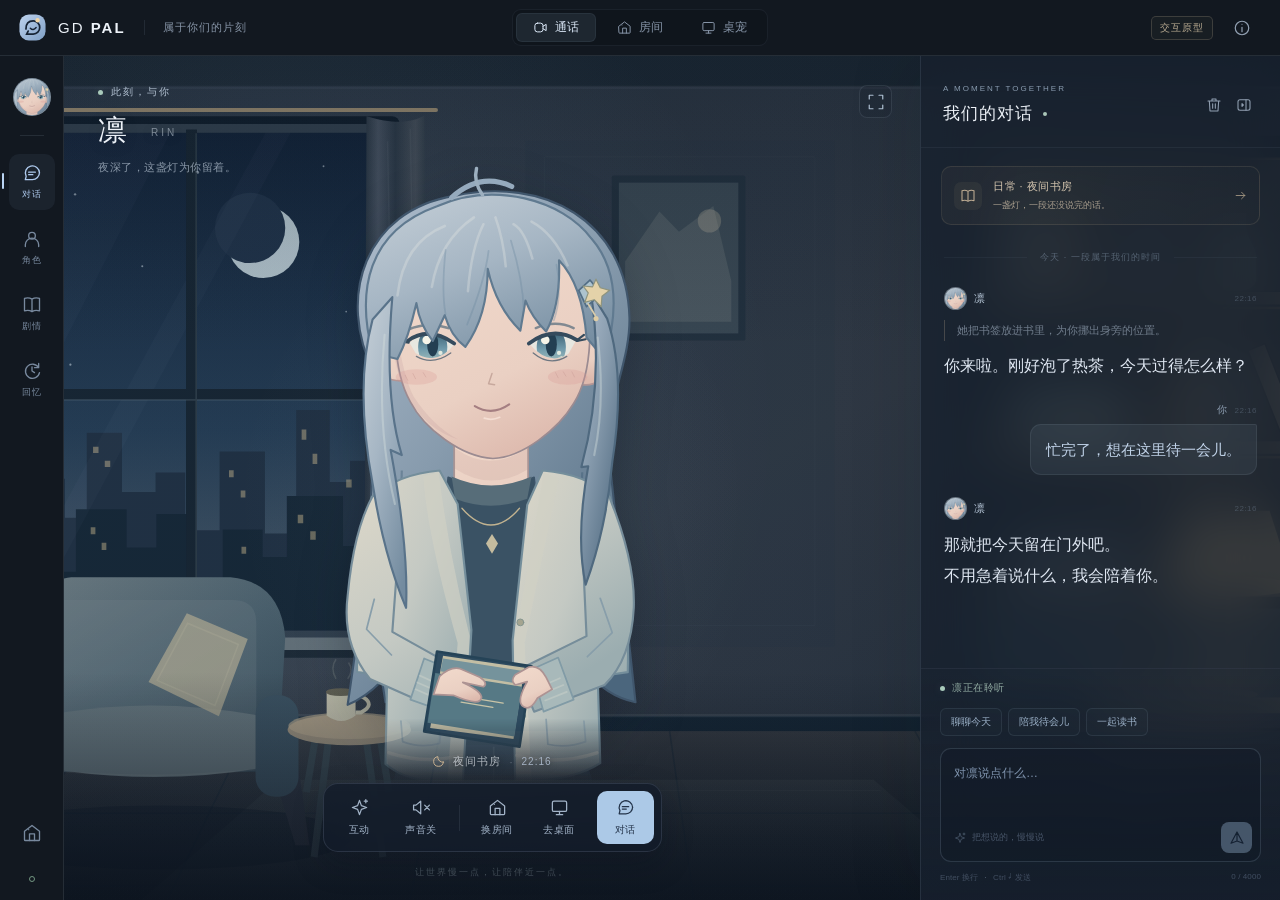
<file: design/desktop-ui-prototype/index.html>
<!doctype html>
<html lang="zh-CN">
<head>
  <meta charset="utf-8">
  <meta name="viewport" content="width=device-width, initial-scale=1">
  <meta name="color-scheme" content="dark">
  <title>GD Pal · 陪伴空间</title>
  <link rel="icon" href="assets/mark.svg" type="image/svg+xml">
  <link rel="stylesheet" href="styles.css">
  <script src="rooms.js" defer></script>
  <script src="app.js" defer></script>
</head>
<body>
  <svg class="icon-library" xmlns="http://www.w3.org/2000/svg" aria-hidden="true">
    <defs>
      <symbol id="i-call" viewBox="0 0 24 24"><rect x="3" y="5" width="13" height="14" rx="4"/><path d="m16 10 5-3v10l-5-3"/></symbol>
      <symbol id="i-room" viewBox="0 0 24 24"><path d="m3 10 9-7 9 7v10a1 1 0 0 1-1 1H4a1 1 0 0 1-1-1Z"/><path d="M9 21v-8h6v8M8 8h.01"/></symbol>
      <symbol id="i-desktop" viewBox="0 0 24 24"><rect x="3" y="4" width="18" height="13" rx="2"/><path d="M8 21h8m-4-4v4"/></symbol>
      <symbol id="i-person" viewBox="0 0 24 24"><circle cx="12" cy="8" r="4"/><path d="M4 21v-2a8 8 0 0 1 16 0v2"/></symbol>
      <symbol id="i-book" viewBox="0 0 24 24"><path d="M12 5c-3-2-6-2-9-1v15c3-1 6-1 9 1 3-2 6-2 9-1V4c-3-1-6-1-9 1Zm0 0v15"/></symbol>
      <symbol id="i-memory" viewBox="0 0 24 24"><path d="M20 8a8.5 8.5 0 1 0 1 6M20 3v5h-5M12 7v5l3 2"/></symbol>
      <symbol id="i-chat" viewBox="0 0 24 24"><path d="M21 11.5a8.5 8.5 0 0 1-8.5 8.5H4l1-4a8.5 8.5 0 1 1 16-4Z"/><path d="M8 11h8M8 14h5"/></symbol>
      <symbol id="i-volume" viewBox="0 0 24 24"><path d="m11 4-6 5H2v6h3l6 5ZM15 8a6 6 0 0 1 0 8m3-11a10 10 0 0 1 0 14"/></symbol>
      <symbol id="i-muted" viewBox="0 0 24 24"><path d="m11 4-6 5H2v6h3l6 5ZM16 9l6 6m0-6-6 6"/></symbol>
      <symbol id="i-spark" viewBox="0 0 24 24"><path d="m12 3 2.4 6.6L21 12l-6.6 2.4L12 21l-2.4-6.6L3 12l6.6-2.4ZM20 2v4m-2-2h4"/></symbol>
      <symbol id="i-arrow" viewBox="0 0 24 24"><path d="M4 12h16m-6-6 6 6-6 6"/></symbol>
      <symbol id="i-back" viewBox="0 0 24 24"><path d="M20 12H4m6-6-6 6 6 6"/></symbol>
      <symbol id="i-down" viewBox="0 0 24 24"><path d="m6 9 6 6 6-6"/></symbol>
      <symbol id="i-close" viewBox="0 0 24 24"><path d="m6 6 12 12M6 18 18 6"/></symbol>
      <symbol id="i-expand" viewBox="0 0 24 24"><path d="M8 3H3v5m13-5h5v5M3 16v5h5m13-5v5h-5"/></symbol>
      <symbol id="i-panel" viewBox="0 0 24 24"><rect x="3" y="4" width="18" height="16" rx="3"/><path d="M15 4v16m-7-8h3m-2-2 2 2-2 2"/></symbol>
      <symbol id="i-send" viewBox="0 0 24 24"><path d="m12 4 8 15-8-3-8 3Zm0 0v12"/></symbol>
      <symbol id="i-stop" viewBox="0 0 24 24"><rect x="6" y="6" width="12" height="12" rx="2"/></symbol>
      <symbol id="i-trash" viewBox="0 0 24 24"><path d="M3 6h18M9 6V3h6v3M5 6l1 15h12l1-15M10 10v7m4-7v7"/></symbol>
      <symbol id="i-moon" viewBox="0 0 24 24"><path d="M21 13.2A9 9 0 0 1 10.8 3 9 9 0 1 0 21 13.2Z"/></symbol>
      <symbol id="i-pin" viewBox="0 0 24 24"><path d="m8 3-1 7-3 3v2h16v-2l-3-3-1-7ZM12 15v7"/></symbol>
      <symbol id="i-seat" viewBox="0 0 24 24"><path d="M5 4v11h14v-4H9V4ZM7 15v6m10-6v6"/></symbol>
      <symbol id="i-check" viewBox="0 0 24 24"><path d="m5 12 4 4L19 6"/></symbol>
      <symbol id="i-folder" viewBox="0 0 24 24"><path d="M3 7V5a2 2 0 0 1 2-2h5l3 3h6a2 2 0 0 1 2 2v11a2 2 0 0 1-2 2H5a2 2 0 0 1-2-2Z"/></symbol>
      <symbol id="i-grid" viewBox="0 0 24 24"><rect x="3" y="3" width="7" height="7" rx="1"/><rect x="14" y="3" width="7" height="7" rx="1"/><rect x="3" y="14" width="7" height="7" rx="1"/><rect x="14" y="14" width="7" height="7" rx="1"/></symbol>
      <symbol id="i-drag" viewBox="0 0 24 24"><path d="M12 3v18M3 12h18M9 6l3-3 3 3M9 18l3 3 3-3M6 9l-3 3 3 3m12-6 3 3-3 3"/></symbol>
      <symbol id="i-info" viewBox="0 0 24 24"><circle cx="12" cy="12" r="9"/><path d="M12 11v6m0-10v.01"/></symbol>
      <symbol id="i-heart" viewBox="0 0 24 24"><path d="M12 21 3.5 12.5A5.5 5.5 0 0 1 12 5a5.5 5.5 0 0 1 8.5 7.5Z"/></symbol>
    </defs>
  </svg>

  <div class="app-shell">
    <header class="topbar">
      <a class="brand" href="#call" aria-label="GD Pal 通话主页"><img src="assets/mark.svg" alt=""><span>GD <b>PAL</b></span></a>
      <span class="brand-divider"></span><span class="space-label">属于你们的片刻</span>
      <nav class="view-tabs" aria-label="原型视图">
        <button class="view-tab active" data-view="call" aria-current="page"><svg class="icon"><use href="#i-call"/></svg>通话</button>
        <button class="view-tab" data-view="rooms"><svg class="icon"><use href="#i-room"/></svg>房间</button>
        <button class="view-tab" data-view="desktop"><svg class="icon"><use href="#i-desktop"/></svg>桌宠</button>
      </nav>
      <div class="topbar-end"><span class="prototype-badge">交互原型</span><button class="icon-button" id="about-button" title="预览说明" aria-label="预览说明"><svg class="icon"><use href="#i-info"/></svg></button></div>
    </header>

    <nav class="nav-rail" aria-label="陪伴导航">
      <button class="rail-avatar" data-panel="profile" title="凛的档案" aria-label="凛的档案"><img src="assets/character-avatar.svg" alt="凛"></button>
      <span class="rail-rule"></span>
      <button class="rail-button active" data-panel="chat" title="我们的对话" aria-label="我们的对话" aria-pressed="true"><svg class="icon"><use href="#i-chat"/></svg><span>对话</span></button>
      <button class="rail-button" data-panel="profile" title="角色档案" aria-label="角色档案" aria-pressed="false"><svg class="icon"><use href="#i-person"/></svg><span>角色</span></button>
      <button class="rail-button" data-panel="story" title="此刻的故事" aria-label="此刻的故事" aria-pressed="false"><svg class="icon"><use href="#i-book"/></svg><span>剧情</span></button>
      <button class="rail-button" data-panel="memory" title="共同回忆" aria-label="共同回忆" aria-pressed="false"><svg class="icon"><use href="#i-memory"/></svg><span>回忆</span></button>
      <div class="rail-spacer"></div>
      <button class="rail-button" data-view="rooms" title="更换房间" aria-label="更换房间"><svg class="icon"><use href="#i-room"/></svg></button>
      <span class="rail-bottom-dot" title="本地原型"></span>
    </nav>

    <main class="workspace">
      <section class="view call-view" id="view-call" aria-label="与凛的通话">
        <div class="room-host" id="room-host" aria-hidden="true"></div>
        <div class="scene-shade" aria-hidden="true"></div>
        <div class="call-layout" id="call-layout">
          <section class="character-stage" aria-label="角色画面">
            <div class="stage-heading"><div><div class="eyebrow"><span class="live-dot"></span> 此刻，与你</div><h1>凛 <span>RIN</span></h1><p id="stage-description">夜深了，这盏灯为你留着。</p></div><button class="icon-button stage-expand" id="focus-button" title="展开角色画面" aria-label="展开角色画面" aria-pressed="false"><svg class="icon"><use href="#i-expand"/></svg></button></div>
            <div class="portrait-frame"><div class="portrait-halo"></div><img class="hero-portrait" id="hero-portrait" src="assets/character-portrait.svg" alt="灰蓝色长发、穿着柔软针织外套的凛"><span class="portrait-spark spark-one">✧</span><span class="portrait-spark spark-two">✦</span></div>
            <div class="stage-bottom">
              <div class="stage-location"><svg class="icon"><use href="#i-moon"/></svg><span id="stage-room-name">夜间书房</span><span class="location-dot">·</span><span id="stage-room-time">22:16</span></div>
              <div class="call-controls">
                <div class="interaction-wrap"><button class="control-button" id="interaction-button" aria-expanded="false" aria-controls="interaction-menu"><svg class="icon"><use href="#i-spark"/></svg><span>互动</span></button>
                  <div class="interaction-menu" id="interaction-menu" hidden><span class="menu-caption">给这一刻一点回应</span><button data-interaction="greet">向她挥挥手 <span>✧</span></button><button data-interaction="tea">一起喝杯茶 <span>♧</span></button><button data-interaction="quiet">安静陪一会儿 <span>☾</span></button></div>
                </div>
                <button class="control-button" id="sound-button" aria-pressed="false" title="切换声音演示状态"><svg class="icon"><use href="#i-muted"/></svg><span>声音关</span></button>
                <span class="control-divider"></span>
                <button class="control-button" data-view="rooms"><svg class="icon"><use href="#i-room"/></svg><span>换房间</span></button>
                <button class="control-button" data-view="desktop"><svg class="icon"><use href="#i-desktop"/></svg><span>去桌面</span></button>
                <button class="control-button chat-control" id="chat-toggle" aria-pressed="true" title="收起对话栏"><svg class="icon"><use href="#i-chat"/></svg><span>对话</span></button>
              </div>
              <p class="stage-footnote">让世界慢一点，让陪伴近一点。</p>
            </div>
          </section>

          <aside class="conversation-sidebar" id="conversation-sidebar" aria-label="对话与角色资料">
            <header class="sidebar-heading"><div><div class="eyebrow" id="sidebar-kicker">A MOMENT TOGETHER</div><h2 id="sidebar-title">我们的对话<span class="heading-dot"></span></h2></div><div class="sidebar-actions"><button class="icon-button" id="clear-chat" title="清空示例对话" aria-label="清空示例对话"><svg class="icon"><use href="#i-trash"/></svg></button><button class="icon-button" id="collapse-chat" title="收起对话栏" aria-label="收起对话栏"><svg class="icon"><use href="#i-panel"/></svg></button></div></header>
            <div class="chat-panel" id="chat-panel">
              <button class="scene-context" data-panel="story"><span class="context-icon"><svg class="icon"><use href="#i-book"/></svg></span><span><b id="context-name">日常 · 夜间书房</b><small id="context-description">一盏灯，一段还没说完的话。</small></span><svg class="icon context-arrow"><use href="#i-arrow"/></svg></button>
              <div class="message-scroll" id="message-scroll" role="log" aria-label="对话记录" aria-live="off"><div class="messages" id="messages"></div></div>
              <button class="new-message-button" id="new-message-button" hidden>有新消息 <svg class="icon"><use href="#i-down"/></svg></button>
              <div class="composer">
                <div class="reply-state" id="reply-state" role="status"><span class="live-dot"></span><span>凛正在聆听</span></div>
                <div class="suggestions" id="suggestions"><button data-suggestion="今天有一点累，想和你聊聊。">聊聊今天</button><button data-suggestion="不用说话，陪我待一会儿吧。">陪我待会儿</button><button data-suggestion="你在读什么？我们一起读吧。">一起读书</button></div>
                <form id="chat-form"><div class="composer-editor"><label class="sr-only" for="message-input">对凛说点什么</label><textarea id="message-input" rows="2" maxlength="4000" placeholder="对凛说点什么…"></textarea><div class="composer-tools"><span><svg class="icon"><use href="#i-spark"/></svg>把想说的，慢慢说</span><button class="send-button" id="send-button" type="submit" title="Ctrl + Enter 发送" aria-label="发送消息" disabled><svg class="icon"><use href="#i-send"/></svg></button></div></div></form>
                <div class="composer-hint"><span>Enter 换行 <i>·</i> Ctrl ↵ 发送</span><span id="character-count">0 / 4000</span></div>
              </div>
            </div>
            <div class="aux-panel" id="aux-panel" hidden></div>
          </aside>
        </div>
      </section>

      <section class="view rooms-view" id="view-rooms" aria-label="房间选择" hidden>
        <div class="page-heading"><div><div class="eyebrow">PLACES WE CALL OURS</div><h1>让故事，换一个背景<span>。</span></h1><p>同一个人，不同的日常。今天想在哪里相见？</p></div><button class="subtle-button" data-view="call"><svg class="icon"><use href="#i-back"/></svg>回到通话</button></div>
        <div class="room-section-label"><span>我们的房间 <b>03</b></span><span><span class="live-dot"></span> 为日常留一盏灯</span></div>
        <div class="room-grid" id="room-grid"></div>
        <div class="room-selection-footer"><span class="selection-icon"><svg class="icon"><use href="#i-room"/></svg></span><div><span class="eyebrow">此刻停留</span><h3 id="selected-room-name">夜间书房</h3><p>换一个房间，接着说刚才的故事。</p></div><button class="primary-button" data-view="call">回到凛身边<svg class="icon"><use href="#i-arrow"/></svg></button></div>
        <div class="room-bottom-note"><span>每一处风景，都可以成为新的开始。</span><span>YOUR SPACE, YOUR STORY</span></div>
      </section>

      <section class="view desktop-view" id="view-desktop" aria-label="桌宠坐靠演示" hidden>
        <div class="page-heading desktop-heading"><div><div class="eyebrow">A LITTLE CLOSER</div><h1>让陪伴，留在桌面<span>。</span></h1><p>忙你的就好。她会在一个小小的角落，陪着你。</p></div><button class="subtle-button" data-view="call"><svg class="icon"><use href="#i-call"/></svg>返回通话</button></div>
        <div class="desktop-demo-toolbar"><div class="pose-picker" role="group" aria-label="桌宠姿态"><button data-pose="free"><svg class="icon"><use href="#i-person"/></svg>自由站立</button><button data-pose="window"><svg class="icon"><use href="#i-seat"/></svg>坐在窗口</button><button data-pose="taskbar"><svg class="icon"><use href="#i-desktop"/></svg>坐在任务栏</button></div><span class="demo-note"><span class="live-dot"></span>模拟桌面 · 可拖动窗口</span></div>
        <div class="desktop-canvas" id="desktop-canvas">
          <div class="wallpaper-art" aria-hidden="true"><span class="wallpaper-orbit orbit-one"></span><span class="wallpaper-orbit orbit-two"></span><span class="wallpaper-orbit orbit-three"></span></div>
          <div class="desktop-shortcuts" aria-hidden="true"><div><svg class="icon"><use href="#i-desktop"/></svg><span>此电脑</span></div><div><svg class="icon"><use href="#i-folder"/></svg><span>工作资料</span></div><div><svg class="icon"><use href="#i-book"/></svg><span>随手记</span></div></div>
          <div class="desktop-clock" aria-hidden="true"><span>22:16</span><small>给忙碌，按下暂停。</small></div>
          <section class="demo-window" id="demo-window" aria-label="可拖动的随手记窗口">
            <div class="demo-window-title" id="demo-window-handle" tabindex="0" role="button" aria-label="拖动随手记窗口，或用方向键移动"><svg class="icon"><use href="#i-book"/></svg><span>随手记</span><span class="drag-hint"><svg class="icon"><use href="#i-drag"/></svg>拖动试试</span><span class="window-decoration" aria-hidden="true">— &nbsp; □ &nbsp; ×</span></div>
            <div class="demo-window-content"><span class="eyebrow">LITTLE THINGS, BIG DAYS</span><h2>给今天留一点空白。</h2><p>不赶时间，不急着回答。<br>在灯亮着的时候，做一点喜欢的事。</p><div class="note-check"><svg class="icon"><use href="#i-check"/></svg>结束今天的工作</div><div class="note-check"><span></span>读几页喜欢的书</div><div class="note-stamp">TAKE YOUR TIME <span>✳</span></div></div>
          </section>
          <div class="desktop-pet" id="desktop-pet"><img id="desktop-pet-image" src="assets/character-seated.svg" alt="坐在窗口上沿的凛" draggable="false" tabindex="0" role="button" aria-label="与桌宠互动，自由站立时可拖动"><div class="pet-toolbar" aria-label="桌宠工具"><button id="pet-chat-button" title="展开聊天气泡" aria-label="展开聊天气泡" aria-expanded="false"><svg class="icon"><use href="#i-chat"/></svg></button><button id="pet-pose-button" title="切换坐靠方式" aria-label="切换坐靠方式"><svg class="icon"><use href="#i-seat"/></svg></button><button data-view="call" title="返回通话" aria-label="返回通话"><svg class="icon"><use href="#i-call"/></svg></button></div></div>
          <section class="desktop-bubble" id="desktop-bubble" aria-label="桌宠聊天" hidden><button class="bubble-close icon-button" id="bubble-close" title="收起气泡" aria-label="收起气泡"><svg class="icon"><use href="#i-close"/></svg></button><span class="eyebrow">凛 · 在你身边</span><p id="desktop-bubble-text">忙你的就好，偶尔看看我就够啦。</p><form id="desktop-chat-form"><label class="sr-only" for="desktop-input">和桌宠说句话</label><input id="desktop-input" placeholder="悄悄说句话…" maxlength="4000" autocomplete="off"><button type="submit" id="desktop-send" aria-label="发送桌宠消息"><svg class="icon"><use href="#i-arrow"/></svg></button></form></section>
          <div class="demo-taskbar" id="demo-taskbar" aria-hidden="true"><div class="taskbar-weather"><svg class="icon"><use href="#i-moon"/></svg><span>今晚<br><b>适合放松</b></span></div><div class="taskbar-apps"><svg class="icon windows-icon"><use href="#i-grid"/></svg><span class="taskbar-search">⌕ <span>搜索</span></span><svg class="icon folder-icon"><use href="#i-folder"/></svg><svg class="icon"><use href="#i-book"/></svg><span class="taskbar-pal"><img src="assets/mark.svg" alt=""></span></div><div class="taskbar-time"><span>22:16</span><small>星期五</small></div></div>
        </div>
        <div class="desktop-footer"><span><svg class="icon"><use href="#i-pin"/></svg><span id="desktop-pose-hint">她会跟着窗口一起移动。</span></span><span>悬停角色，发现更多互动</span></div>
      </section>
    </main>
  </div>
  <div class="toast" id="toast" role="status" hidden></div>
  <dialog class="about-dialog" id="about-dialog"><button class="icon-button dialog-close" id="about-close" aria-label="关闭预览说明"><svg class="icon"><use href="#i-close"/></svg></button><img src="assets/mark.svg" alt=""><div class="eyebrow">GD PAL · DESIGN PREVIEW</div><h2>先感受一下，这份陪伴。</h2><p>这是桌面版的交互原型。你可以换房间、试着聊天，或让凛坐在模拟窗口与任务栏上。</p><p>对白使用本地预设，声音按钮展示开关状态。这里不会连接模型、麦克风，也不会控制真实桌面。</p><button class="primary-button" id="about-start">回到此刻 <svg class="icon"><use href="#i-arrow"/></svg></button></dialog>
</body>
</html>
</file>
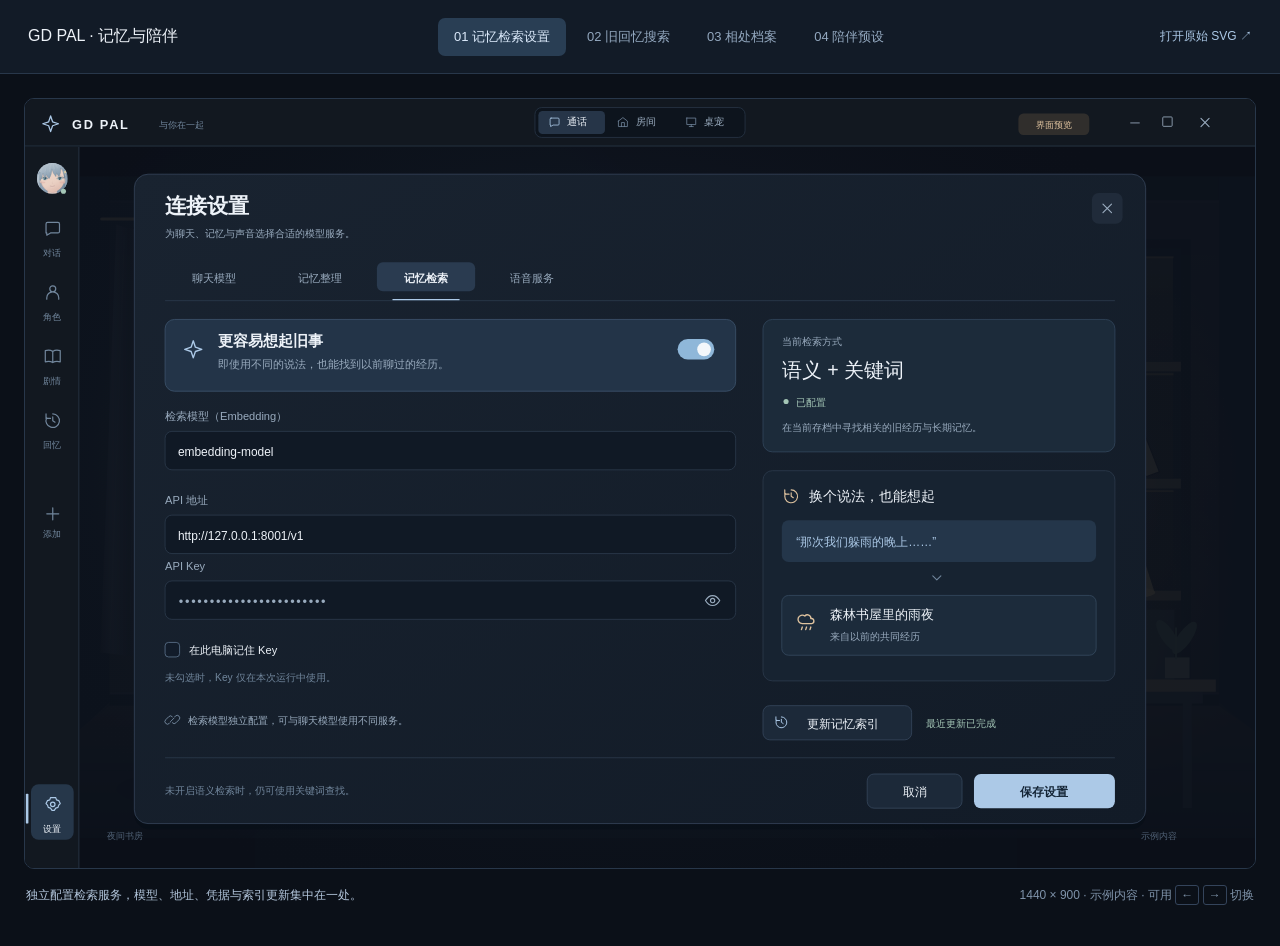
<file: design/memory-ui-preview/index.html>
<!doctype html>
<html lang="zh-CN">
<meta charset="utf-8">
<meta name="viewport" content="width=device-width,initial-scale=1">
<title>GD Pal · 记忆与陪伴 UI 预览</title>
<style>
:root{color-scheme:dark;font-family:'Microsoft YaHei UI','Microsoft YaHei',sans-serif;background:#0b1018;color:#edf2f8}*{box-sizing:border-box}body{margin:0}header{height:74px;display:flex;align-items:center;gap:24px;padding:0 28px;background:#121b27;border-bottom:1px solid #28374a}h1{font-size:16px;font-weight:500;margin:0}nav{display:flex;gap:5px;flex:1;justify-content:center}button,a{font:inherit}button{border:0;border-radius:7px;padding:10px 16px;color:#93a8bf;background:transparent;cursor:pointer;font-size:13px}button[aria-selected=true]{background:#293e54;color:#dceafb}button:focus-visible,a:focus-visible{outline:2px solid #acc9e7;outline-offset:4px}a{font-size:12px;color:#acc9e7;text-decoration:none}main{padding:24px;max-width:1660px;margin:auto}img{display:block;width:100%;height:auto;border:1px solid #28374a;border-radius:10px;background:#10151d}footer{display:flex;gap:20px;justify-content:space-between;padding:18px 2px;color:#7f93aa;font-size:12px}#caption{color:#b2c5db}kbd{font-family:inherit;border:1px solid #34445b;border-radius:3px;padding:2px 5px}@media(max-width:850px){header{height:auto;flex-wrap:wrap;padding:18px;gap:14px}nav{order:3;flex-basis:100%;justify-content:start;overflow-x:auto}button{white-space:nowrap}main{padding:10px}footer{flex-direction:column}}
</style>
<header><h1>GD PAL · 记忆与陪伴</h1><nav role="tablist" aria-label="设计预览页面"></nav><a id="download" href="01-embedding-settings.svg" target="_blank">打开原始 SVG ↗</a></header>
<main><img id="screen" src="01-embedding-settings.svg" alt="记忆检索设置预览"><footer><span id="caption"></span><span>1440 × 900 · 示例内容 · 可用 <kbd>←</kbd> <kbd>→</kbd> 切换</span></footer></main>
<script>
const pages=[['01-embedding-settings','记忆检索设置','独立配置检索服务，模型、地址、凭据与索引更新集中在一处。'],['02-memory-search','旧回忆搜索','自然语言搜索旧经历，保留原来的语境，并能回到原对话。'],['03-relationship','相处档案','查看称呼、相处方式、共同习惯和约定，每项都保留来源。'],['04-companion-preset','陪伴预设','长期陪伴预设填入 120k 换段、12k 原文交接和主动交流。']];
let selected=0;const nav=document.querySelector('nav');
pages.forEach((p,i)=>{const b=document.createElement('button');b.role='tab';b.textContent=`0${i+1}  ${p[1]}`;b.onclick=()=>show(i);nav.append(b)});
function show(i){selected=(i+pages.length)%pages.length;const p=pages[selected];document.querySelector('#screen').src=p[0]+'.svg';document.querySelector('#screen').alt=p[1]+'预览';document.querySelector('#caption').textContent=p[2];document.querySelector('#download').href=p[0]+'.svg';[...nav.children].forEach((b,j)=>b.setAttribute('aria-selected',j===selected));location.hash=p[0];}
const initial=pages.findIndex(p=>'#'+p[0]===location.hash);show(initial<0?0:initial);
document.addEventListener('keydown',e=>{if(e.key==='ArrowRight')show(selected+1);if(e.key==='ArrowLeft')show(selected-1)});
</script>
</html>
</file>
<file: design/desktop-ui-prototype/styles.css>
:root{color-scheme:dark;--base:#10151d;--panel:#17202d;--ink:#edf2f8;--muted:#92a0b2;--faint:#67778a;--line:rgba(206,221,244,.1);--accent:#aac6e7;--warm:#dfc39f;--sidebar:360px;--font:"Microsoft YaHei UI","Microsoft YaHei","Segoe UI",sans-serif}
*{box-sizing:border-box}html,body{margin:0;min-width:960px;min-height:640px;width:100%;height:100%;background:var(--base);color:var(--ink);font-family:var(--font);font-size:14px}button,input,textarea{font:inherit}button,a,input,textarea{-webkit-tap-highlight-color:transparent}button{border:0;cursor:pointer;color:inherit;background:none}button,a{touch-action:manipulation}button{transition:background .18s,color .18s,border-color .18s,box-shadow .18s}button:disabled{cursor:default;opacity:.35}button:focus-visible,a:focus-visible,input:focus-visible,textarea:focus-visible,[tabindex]:focus-visible{outline:2px solid var(--accent);outline-offset:4px}a{color:inherit;text-decoration:none}p,h1,h2,h3{margin:0}svg{flex-shrink:0}.icon{width:21px;height:21px;fill:none;stroke:currentColor;stroke-width:1.6;stroke-linecap:round;stroke-linejoin:round;vertical-align:middle}.icon-library{position:absolute;width:0;height:0;overflow:hidden}[hidden]{display:none!important}.sr-only{position:absolute;width:1px;height:1px;padding:0;margin:-1px;overflow:hidden;clip-path:inset(50%);white-space:nowrap}.eyebrow{font-size:10px;letter-spacing:2px;color:var(--muted);font-weight:500}.live-dot{display:inline-block;width:5px;height:5px;background:#a9cabb;border-radius:50%;box-shadow:0 0 10px #a9cabb33;flex-shrink:0}.icon-button{display:grid;place-items:center;width:32px;height:32px;border-radius:8px;color:var(--muted);padding:0}.icon-button .icon{width:18px;height:18px}.icon-button:hover{background:#d6e5ff0e;color:var(--ink)}.subtle-button,.primary-button{display:inline-flex;align-items:center;justify-content:center;gap:10px;white-space:nowrap;border-radius:10px;font-size:13px;padding:12px 17px}.subtle-button{background:#ffffff05;border:1px solid var(--line);color:#b5c0cf}.subtle-button:hover{color:var(--ink);background:#ffffff0b;border-color:#c6dbff25}.subtle-button .icon{width:17px;height:17px}.primary-button{color:#192330;background:#b3cce8;font-weight:600;padding:14px 20px}.primary-button:hover{background:#c8dcf1;box-shadow:0 4px 22px #b3cce815}.primary-button .icon{width:18px;height:18px}
.app-shell{display:grid;grid-template-columns:64px minmax(0,1fr);grid-template-rows:56px minmax(0,1fr);height:100dvh;min-height:640px;min-width:960px;overflow:hidden}.topbar{grid-column:1/-1;display:flex;align-items:center;position:relative;z-index:8;padding:0 22px 0 18px;background:#121820;border-bottom:1px solid var(--line);gap:18px}.brand{display:flex;align-items:center;gap:11px}.brand img{width:29px;height:29px}.brand>span{font-family:"Segoe UI",sans-serif;font-size:15px;font-weight:500;letter-spacing:2px}.brand b{font-weight:700}.brand-divider{width:1px;height:15px;background:#7b8b9f28}.space-label{font-size:11px;color:#8896a8;letter-spacing:1px}.view-tabs{position:absolute;left:50%;transform:translateX(-50%);display:flex;gap:4px;border:1px solid #71849c1c;background:#0b101649;border-radius:9px;padding:3px}.view-tab{padding:6px 17px;border-radius:6px;display:flex;align-items:center;gap:7px;color:#8593a6;font-size:12px}.view-tab .icon{width:15px;height:15px}.view-tab:hover{background:#bcd6ff08;color:#cad7e8}.view-tab.active{color:#dce9f8;background:#a4c1e21a;box-shadow:inset 0 0 0 1px #bed7fc10}.topbar-end{display:flex;gap:13px;align-items:center;margin-left:auto}.prototype-badge{border:1px solid #cab89835;background:#cab89809;border-radius:5px;padding:4px 8px;font-size:10px;letter-spacing:1px;color:#b7a990}.nav-rail{grid-row:2;display:flex;flex-direction:column;align-items:center;gap:10px;padding:22px 7px 18px;background:#121820;border-right:1px solid var(--line);z-index:7}.rail-avatar{width:38px;height:38px;border-radius:50%;background:#596776;border:1px solid #aebfce70;overflow:hidden;padding:0;position:relative;margin-bottom:3px}.rail-avatar img{display:block;width:100%;height:100%;object-fit:cover}.rail-rule{width:24px;height:1px;background:var(--line);margin:6px 0 8px}.rail-button{width:46px;height:56px;display:flex;flex-direction:column;align-items:center;justify-content:center;gap:5px;position:relative;border-radius:10px;color:#78899e}.rail-button .icon{width:20px;height:20px}.rail-button span{font-size:9px;letter-spacing:1px}.rail-button:hover{background:#9fb9db0b;color:#c7d7e8}.rail-button.active{color:#afcbee;background:#96b6dd12}.rail-button.active:before{content:"";position:absolute;left:-7px;top:19px;height:16px;width:2px;background:#b9d3f2;border-radius:2px}.rail-spacer{flex:1}.rail-bottom-dot{height:6px;width:6px;border:1px solid #719580;border-radius:50%;margin-top:5px}.workspace{min-width:0;min-height:0;position:relative;overflow:hidden}.view{height:100%;width:100%;position:relative}.call-view{overflow:hidden;background:#17212b}.room-host,.room-layer,.scene-shade{position:absolute;inset:0;pointer-events:none}.room-layer{width:100%;height:100%;object-fit:cover;animation:room-enter .7s ease both}.scene-shade{background:linear-gradient(90deg,#10192408 0%,#1019250c 60%,#0c121938 100%),linear-gradient(0deg,#0a101abf 0%,transparent 27%,transparent 65%,#0e172038 100%)}.call-layout{display:grid;grid-template-columns:minmax(0,1fr) var(--sidebar);height:100%;position:relative}.call-layout.sidebar-closed{grid-template-columns:minmax(0,1fr)}.character-stage{min-width:0;min-height:0;position:relative;overflow:hidden}.stage-heading{position:absolute;top:29px;left:34px;right:28px;z-index:2;display:flex;justify-content:space-between;align-items:flex-start}.stage-heading .eyebrow{font-size:10px;letter-spacing:2px;color:#b5c4d4;display:flex;align-items:center;gap:8px}.stage-heading h1{font-size:29px;font-weight:500;letter-spacing:3px;margin-top:12px;text-shadow:0 2px 16px #0003}.stage-heading h1 span{font-size:10px;font-weight:400;letter-spacing:3px;color:#c6d1dd8c;margin-left:10px;vertical-align:middle}.stage-heading p{font-size:11px;color:#b0bdccbd;margin-top:9px;letter-spacing:.5px}.stage-expand{border:1px solid #d2e4ff1a;background:#10192724;width:33px;height:33px;color:#adbfd1}.portrait-frame{position:absolute;top:91px;bottom:118px;left:3%;right:3%;display:flex;align-items:flex-end;justify-content:center;pointer-events:none}.portrait-halo{position:absolute;width:65%;height:90%;bottom:0;left:17.5%;border-radius:50%;background:radial-gradient(ellipse,#c6c9c00c 0%,transparent 70%);pointer-events:none}.hero-portrait{position:relative;display:block;height:100%;max-width:96%;object-fit:contain;object-position:center bottom;filter:drop-shadow(0 14px 24px #050b1745);transform-origin:50% 90%;mask-image:linear-gradient(#000 0%,#000 90%,transparent 100%)}.hero-portrait.greeting{animation:portrait-greeting 1.3s ease-in-out}.portrait-spark{position:absolute;color:#ffe0a7;font-size:28px;opacity:0;filter:drop-shadow(0 0 6px #f1d2a960)}.spark-one{top:22%;left:29%}.spark-two{top:33%;right:27%;font-size:18px}.portrait-frame.responding .portrait-spark{animation:sparkle 1.3s ease both}.portrait-frame.responding .spark-two{animation-delay:.18s}.stage-bottom{position:absolute;bottom:21px;left:20px;right:20px;display:flex;align-items:center;flex-direction:column;gap:14px;z-index:3}.stage-location{display:flex;gap:8px;align-items:center;letter-spacing:1px;color:#d7dce1c4;font-size:11px;text-shadow:0 1px 6px #0008}.stage-location .icon{width:13px;height:13px;color:#ddc099}.location-dot{opacity:.4}.stage-location>span:last-child{font-size:10px;font-variant-numeric:tabular-nums;color:#a4b1c2}.call-controls{display:flex;align-items:center;gap:5px;padding:7px;border-radius:15px;background:#121b29c7;backdrop-filter:blur(18px);border:1px solid #cbdcff20;box-shadow:0 12px 30px #060c1940}.control-button{width:57px;height:53px;display:flex;align-items:center;justify-content:center;flex-direction:column;gap:6px;color:#a3b4c8;border-radius:10px;font-size:10px;letter-spacing:.5px}.control-button .icon{width:19px;height:19px}.control-button:hover{color:#edf3ff;background:#d9e7fd0e}.control-button[aria-pressed=true]:not(.chat-control){color:#d5e9ff}.control-divider{height:26px;width:1px;background:#c6d7ea18;margin:0 4px}.chat-control{background:#acc9e7;color:#233349;margin-left:4px}.chat-control:hover{background:#d1e0f1;color:#1c2d42}.chat-control[aria-pressed=false]{background:#afc8e51c;color:#c6d6ea}.stage-footnote{font-size:9px;color:#9daeb75e;letter-spacing:2px}.interaction-wrap{position:relative}.interaction-menu{position:absolute;bottom:70px;left:0;width:206px;padding:9px;border:1px solid #b9cbe526;border-radius:12px;background:#172232f5;box-shadow:0 12px 30px #050a1550;backdrop-filter:blur(20px)}.menu-caption{display:block;padding:7px 10px 9px;font-size:10px;letter-spacing:1px;color:#93a5ba}.interaction-menu button{width:100%;display:flex;justify-content:space-between;font-size:12px;padding:11px 10px;border-radius:7px;color:#c7d5e6}.interaction-menu button:hover{background:#b9d6ff12}.interaction-menu button span{color:#d7bc97}
.conversation-sidebar{background:rgba(23,32,45,.76);border-left:1px solid #c5d9f21a;backdrop-filter:blur(26px);display:flex;flex-direction:column;min-width:0;min-height:0;position:relative;box-shadow:-14px 0 60px #0b121719}.sidebar-heading{display:flex;align-items:center;justify-content:space-between;padding:28px 22px 22px;flex-shrink:0;border-bottom:1px solid #c6d9f00e}.sidebar-heading .eyebrow{font-family:"Segoe UI",sans-serif;font-size:8px;letter-spacing:2px;color:#899baf}.sidebar-heading h2{font-size:17px;font-weight:500;letter-spacing:1px;margin-top:9px;display:flex;gap:10px;align-items:center}.heading-dot{width:4px;height:4px;background:#aac7b8;border-radius:50%}.sidebar-actions{display:flex;gap:2px}.sidebar-actions .icon-button{width:28px;height:30px}.sidebar-actions .icon{width:16px;height:16px}.chat-panel{display:flex;flex:1;min-height:0;flex-direction:column;position:relative}.scene-context{margin:18px 20px 2px;display:flex;align-items:center;text-align:left;gap:11px;border:1px solid #d6bd9820;background:linear-gradient(110deg,#d8bb8c0d,#d8bb8c02);padding:12px;border-radius:10px;flex-shrink:0}.scene-context:hover{background:#d9c29e10;border-color:#e8cb9b38}.context-icon{color:#bdab92;display:grid;place-items:center;width:28px;height:28px;border-radius:7px;background:#d5bc9710}.context-icon .icon{width:16px;height:16px}.scene-context b{font-size:11px;font-weight:400;color:#d4c5af;display:block;letter-spacing:.5px}.scene-context small{display:block;font-size:9px;color:#a99e8e;margin-top:5px}.context-arrow{margin-left:auto;width:13px;height:13px;color:#a69883}.message-scroll{flex:1;min-height:0;overflow-y:auto;scrollbar-width:thin;scrollbar-color:#afc5e02a transparent;overscroll-behavior:contain}.messages{padding:20px 23px 8px;display:flex;flex-direction:column;gap:22px}.message-divider{text-align:center;color:#7f91a68c;font-size:9px;letter-spacing:1px;display:flex;gap:13px;align-items:center;margin:4px 0 1px}.message-divider:before,.message-divider:after{content:"";height:1px;background:#bdd1f00c;flex:1}.message{animation:message-in .25s ease}.message-author{display:flex;align-items:center;gap:7px;font-size:11px;color:#b8c8d9;margin-bottom:10px}.message-author img{width:23px;height:23px;object-fit:cover;object-position:50% 12%;background:#596570;border-radius:50%;border:1px solid #d2d9e221}.message-author span:last-child{color:#8294a85c;font-size:8px;margin-left:auto;letter-spacing:.5px}.message-narration{font-size:11px;line-height:1.9;color:#94a3b3b3;padding-left:12px;border-left:1px solid #c6b39442;margin:0 0 10px 0}.message-text{font-size:16px;line-height:1.9;color:#e0e8f3;white-space:pre-wrap;overflow-wrap:anywhere}.message.user{max-width:93%;align-self:flex-end;display:flex;flex-direction:column;align-items:flex-end}.message.user .message-author{font-size:10px;color:#8e9eb2;margin-bottom:7px}.message.user .message-text{padding:11px 15px;background:#a9c3e113;border:1px solid #b8cfea17;border-radius:11px 2px 11px 11px;font-size:15px;color:#c1d3e9;line-height:1.8}.message.narration .message-narration{margin:0;padding-left:10px;font-size:11px;color:#c1b09c}.message.streaming .message-text:after{content:"";width:2px;height:13px;display:inline-block;background:#bfd6f0;margin-left:4px;vertical-align:middle;animation:cursor-blink 1s steps(1) infinite}.empty-chat{padding:52px 8px;text-align:center}.empty-chat .icon{width:27px;height:27px;color:#8aaccd;margin-bottom:18px}.empty-chat h3{font-size:15px;font-weight:400;letter-spacing:1px;margin-bottom:10px}.empty-chat p{font-size:11px;color:#8e9fb4;line-height:1.9}.composer{padding:12px 19px 17px;border-top:1px solid #c6d9f010;flex-shrink:0;background:linear-gradient(0deg,#17213052,transparent)}.reply-state{display:flex;align-items:center;gap:7px;font-size:10px;color:#95afa5;margin-bottom:13px;letter-spacing:.5px}.reply-state.busy{color:#bdccdf}.reply-state.busy .live-dot{background:#adc9e9;animation:cursor-blink 1s ease infinite}.suggestions{display:flex;gap:6px;margin-bottom:12px}.suggestions button{padding:6px 10px;white-space:nowrap;font-size:10px;border:1px solid #b6cde518;border-radius:6px;color:#9aafc6;background:#c3d8f404}.suggestions button:hover{background:#b6cbe914;border-color:#c1d5f233;color:#d4e2f4}.composer-editor{border:1px solid #bbd4ef27;border-radius:11px;background:#0e172454;transition:border-color .2s}.composer-editor:focus-within{border-color:#bed7f260;box-shadow:0 0 0 3px #b8d2f005}textarea{display:block;resize:none;width:100%;max-height:100px;height:73px;border:0;outline:none!important;background:transparent;color:#e8eff8;padding:14px 13px 8px;line-height:1.7;font-size:13px;scrollbar-width:thin;scrollbar-color:#63789180 transparent}textarea::placeholder{color:#7f93ad;font-size:12px}.composer-tools{display:flex;align-items:center;justify-content:space-between;padding:0 8px 8px 13px}.composer-tools>span{font-size:9px;color:#8599b275;display:flex;align-items:center;gap:6px}.composer-tools>span .icon{width:12px;height:12px}.send-button{width:31px;height:31px;border-radius:8px;background:#a6c3e4;color:#1a2d44;display:grid;place-items:center;padding:0}.send-button:not(:disabled):hover{background:#cbe0f6}.send-button .icon{width:18px;height:18px}.composer-hint{margin-top:10px;display:flex;justify-content:space-between;font-size:8px;color:#7c8ea76e;letter-spacing:.1px}.composer-hint i{font-style:normal;padding:0 4px;color:#627387}.new-message-button{position:absolute;bottom:225px;left:50%;transform:translateX(-50%);white-space:nowrap;z-index:4;color:#d8e9fc;background:#364b65;border:1px solid #c1d8f329;padding:7px 13px;font-size:10px;border-radius:20px;box-shadow:0 5px 15px #0003}.new-message-button .icon{width:12px;height:12px;margin-left:5px}.aux-panel{overflow:auto;flex:1;min-height:0;padding:24px;scrollbar-width:thin;scrollbar-color:#afc5e02a transparent}.aux-back{display:flex;align-items:center;gap:7px;font-size:11px;color:#a3bdd9;margin-bottom:28px}.aux-back .icon{width:14px;height:14px}.aux-portrait{height:174px;border-radius:12px;background:linear-gradient(160deg,#51647877,#28364555);overflow:hidden;position:relative;margin-bottom:21px}.aux-portrait img{position:absolute;width:240px;left:50%;transform:translateX(-50%);top:0}.aux-panel h3{font-size:20px;font-weight:400;letter-spacing:2px;margin-bottom:12px}.aux-panel p{font-size:12px;line-height:2;color:#aebdd0}.aux-panel .tag-row{display:flex;gap:7px;margin:18px 0 28px;flex-wrap:wrap}.tag-row span{padding:5px 9px;border:1px solid #b7cce323;background:#bbd2ee06;color:#a5bbd2;font-size:10px;border-radius:5px}.aux-label{font-size:10px;letter-spacing:1px;color:#d5bb9a;display:block;margin:26px 0 9px}.story-image{width:100%;aspect-ratio:16/10;object-fit:cover;border-radius:9px;margin:6px 0 21px;border:1px solid #cbdcff10}.story-number{font-family:Georgia,serif;font-size:43px;color:#cadbf533;font-style:italic;display:block;margin:8px 0 15px}.aux-card{margin-top:16px;padding:17px;border:1px solid #b6cfea1a;border-radius:10px;background:#adc8eb05}.aux-card h4{margin:0 0 9px;font-size:13px;font-weight:400;color:#d4dfed}.aux-card .eyebrow{font-size:8px;margin-bottom:12px}.aux-card p{font-size:11px}.aux-panel .subtle-button{margin-top:25px;width:100%;font-size:11px}
.rooms-view{overflow-y:auto;padding:44px clamp(30px,4.4vw,78px) 25px;background:radial-gradient(ellipse at 50% -30%,#29445d45,transparent 70%),#121a25;scrollbar-width:thin;scrollbar-color:#afc5e02a transparent}.page-heading{display:flex;justify-content:space-between;align-items:center;gap:24px}.page-heading .eyebrow{font-family:"Segoe UI",sans-serif;font-size:9px;letter-spacing:3px;color:#829db9}.page-heading h1{font-size:29px;font-weight:400;letter-spacing:2px;margin:15px 0 12px}.page-heading h1>span{color:#b4cce8}.page-heading p{font-size:12px;color:#8d9eb1;letter-spacing:.4px}.room-section-label{display:flex;justify-content:space-between;align-items:center;margin:42px 0 17px;color:#c5d4e6;font-size:12px;letter-spacing:1px}.room-section-label b{font-size:10px;font-weight:400;color:#70879f;margin-left:9px;font-family:"Segoe UI",sans-serif}.room-section-label>span:last-child{font-size:10px;color:#829c96;display:flex;align-items:center;gap:7px}.room-grid{display:grid;grid-template-columns:repeat(3,minmax(0,1fr));gap:22px}.room-card{text-align:left;padding:0;border:1px solid #c1d8f21d;border-radius:14px;background:#d1e5ff04;overflow:hidden;position:relative;transition:transform .25s,border-color .2s,background .2s;min-width:0}.room-card:hover{transform:translateY(-4px);border-color:#c6e0ff50;background:#d2e7ff08}.room-card.selected{border-color:#b9d4f385;box-shadow:0 0 0 3px #b1ccf10a}.room-card-image{position:relative;aspect-ratio:1.39;overflow:hidden}.room-card-image:after{content:"";position:absolute;inset:0;background:linear-gradient(0deg,#1823335c,transparent 40%)}.room-card-image img{height:100%;width:100%;object-fit:cover;object-position:30% 50%;transition:transform .7s}.room-card:hover .room-card-image img{transform:scale(1.035)}.room-card-badge{position:absolute;top:14px;left:14px;font-size:9px;letter-spacing:.5px;background:#172532b5;border:1px solid #d8e9ff26;border-radius:5px;padding:5px 8px;display:flex;gap:5px;align-items:center;color:#e3eff8;backdrop-filter:blur(12px)}.room-card-badge .icon{width:11px;height:11px}.room-card-time{position:absolute;bottom:14px;right:15px;font-family:"Segoe UI",sans-serif;font-size:11px;letter-spacing:2px;color:#d5e1eb;z-index:1}.room-card-content{padding:23px 22px 21px}.room-card .eyebrow{font-family:"Segoe UI",sans-serif;font-size:8px;letter-spacing:1.8px;color:#7f98b4}.room-card h2{font-size:20px;letter-spacing:1px;font-weight:400;margin:10px 0 11px;display:flex;align-items:center;justify-content:space-between}.room-card h2 .icon{color:#809dbb;width:17px;height:17px}.room-card p{color:#8d9eb2;font-size:11px;line-height:1.9;min-height:42px}.room-card-tags{margin-top:18px;padding-top:16px;border-top:1px solid #c0d7f012;color:#a8bcd1;font-size:10px;letter-spacing:1px;display:flex;align-items:center;gap:7px}.room-card-tags:before{content:"";width:4px;height:4px;border-radius:50%;background:var(--room-accent)}.room-selection-footer{display:flex;align-items:center;gap:19px;border:1px solid #c3d8f01c;background:linear-gradient(100deg,#a8c4e40b,transparent);padding:21px 25px;margin-top:30px;border-radius:12px}.selection-icon{width:44px;height:44px;display:grid;place-items:center;border-radius:12px;background:#c5ddfb09;border:1px solid #c5ddfb14;color:#b5cde8}.selection-icon .icon{width:20px;height:20px}.room-selection-footer .eyebrow{font-size:8px;color:#899fb8}.room-selection-footer h3{font-size:15px;font-weight:400;margin:6px 0}.room-selection-footer p{font-size:10px;color:#7e94ad}.room-selection-footer .primary-button{margin-left:auto;font-size:12px}.room-bottom-note{display:flex;justify-content:space-between;margin-top:26px;font-size:9px;letter-spacing:1px;color:#7d92ab60}.room-bottom-note>span:last-child{font-family:"Segoe UI",sans-serif;letter-spacing:2px;font-size:8px}
.desktop-view{display:flex;flex-direction:column;background:radial-gradient(ellipse at 0 0,#21324890,transparent 65%),#121b28;padding:28px 34px 17px}.desktop-heading{flex-shrink:0}.desktop-heading h1{font-size:25px;margin:10px 0}.desktop-heading .eyebrow{font-size:8px}.desktop-heading p{font-size:11px}.desktop-demo-toolbar{display:flex;align-items:center;justify-content:space-between;margin:24px 0 14px;gap:12px;flex-shrink:0}.pose-picker{display:flex;gap:2px;padding:4px;background:#0c141f66;border:1px solid #c4dbf012;border-radius:9px}.pose-picker button{display:flex;align-items:center;justify-content:center;gap:7px;color:#8ba1ba;font-size:11px;padding:8px 13px;border-radius:6px}.pose-picker .icon{width:15px;height:15px}.pose-picker button:hover{background:#c6defc0a;color:#cbdcee}.pose-picker button.active{background:#a7c5e823;color:#cfe2f9;box-shadow:inset 0 0 0 1px #c5def418}.demo-note{display:flex;align-items:center;gap:7px;font-size:9px;color:#7e95af}.desktop-canvas{position:relative;flex:1;min-height:295px;isolation:isolate;background:radial-gradient(ellipse at 78% 15%,#53768842,transparent 50%),linear-gradient(160deg,#304959,#1d3445 45%,#162c3c);border:1px solid #acc7e02a;box-shadow:0 15px 30px #050b132e;overflow:hidden;border-radius:12px;touch-action:none}.wallpaper-art{position:absolute;inset:0;overflow:hidden;pointer-events:none}.wallpaper-orbit{position:absolute;display:block;border-radius:50%;border:1px solid #aac4d517;box-shadow:inset 0 15px 85px #8ba2b312,0 -15px 85px #020e1a26;transform:rotate(-26deg)}.orbit-one{height:190%;width:85%;left:10%;top:16%;border-width:70px;border-color:#263e4d63}.orbit-two{height:160%;width:88%;left:24%;top:27%;border-width:65px;border-color:#49617118}.orbit-three{height:165%;width:90%;left:40%;top:32%;border-width:70px;border-color:#162d3d65}.desktop-shortcuts{position:absolute;top:22px;left:22px;display:flex;flex-direction:column;gap:25px;text-align:center;color:#d1e3f2b5}.desktop-shortcuts>div{display:flex;flex-direction:column;align-items:center;gap:7px}.desktop-shortcuts .icon{width:28px;height:28px;stroke-width:1.2;color:#aac7dc;filter:drop-shadow(0 2px 3px #0c1e2c33)}.desktop-shortcuts>div:nth-child(2) .icon{color:#d4bf96}.desktop-shortcuts span{font-size:9px;text-shadow:0 1px 3px #0005}.desktop-clock{position:absolute;right:30px;top:24px;text-align:right;pointer-events:none}.desktop-clock>span{font-family:"Segoe UI",sans-serif;font-size:35px;font-weight:200;letter-spacing:2px;color:#d4e5ef63}.desktop-clock small{display:block;color:#c6d6e070;font-size:9px;letter-spacing:1px;margin-top:4px}.demo-window{position:absolute;width:53%;max-width:580px;min-width:340px;height:258px;border-radius:9px;border:1px solid #bacbda35;background:#e6e8e8;box-shadow:0 14px 50px #08162455;overflow:hidden;color:#414d58;touch-action:none}.demo-window-title{height:34px;display:flex;align-items:center;gap:7px;background:#d8dfe2;border-bottom:1px solid #788b981e;cursor:grab;padding:0 12px;font-size:9px;color:#546774;user-select:none;touch-action:none}.demo-window-title:active{cursor:grabbing}.demo-window-title>.icon{height:12px;width:12px;color:#6f899a}.drag-hint{margin-left:auto;margin-right:16px;display:flex;align-items:center;gap:5px;color:#738491;font-size:8px}.drag-hint .icon{width:10px;height:10px}.window-decoration{color:#71818c;font-size:12px}.demo-window-content{padding:25px 30px;position:relative;background:radial-gradient(ellipse at 90% 20%,#e8dfc925,transparent),#e7e9e8;height:calc(100% - 34px)}.demo-window-content .eyebrow{color:#869496;font-family:"Segoe UI",sans-serif;font-size:7px;letter-spacing:2px}.demo-window-content h2{font-size:20px;font-weight:400;letter-spacing:1px;margin:9px 0 11px;color:#46535a}.demo-window-content p{font-size:10px;line-height:1.9;color:#85918f}.note-check{display:flex;align-items:center;gap:8px;margin-top:12px;font-size:9px;color:#7c8a89}.note-check>.icon,.note-check>span{height:11px;width:11px;border:1px solid #889b9880;border-radius:2px;color:#6d8e86}.note-check>span{display:inline-block}.note-stamp{position:absolute;right:25px;bottom:27px;writing-mode:vertical-rl;color:#a1ada5;font-family:"Segoe UI",sans-serif;font-size:7px;letter-spacing:2px}.note-stamp span{font-size:21px;margin-top:14px;color:#9eafa5}.desktop-pet{position:absolute;width:126px;z-index:5;user-select:none;filter:drop-shadow(0 5px 5px #05101b40)}.desktop-pet>img{display:block;width:100%;height:100%;object-fit:contain;user-select:none;touch-action:none;cursor:pointer}.desktop-pet.free>img{cursor:grab}.desktop-pet.free.dragging>img{cursor:grabbing}.pet-toolbar{position:absolute;left:50%;top:4px;transform:translate(-50%,-100%);display:flex;gap:3px;padding:4px;border:1px solid #c3d9ee30;border-radius:9px;background:#1a293be8;backdrop-filter:blur(12px);opacity:0;visibility:hidden;transition:opacity .2s,visibility .2s;box-shadow:0 5px 16px #06101d40}.desktop-pet:hover .pet-toolbar,.desktop-pet:focus-within .pet-toolbar{opacity:1;visibility:visible}.desktop-pet.toolbar-low .pet-toolbar{top:45px;left:100%;transform:translateX(-12px)}.pet-toolbar:after{content:"";position:absolute;inset:100% 0 -8px}.pet-toolbar button{width:25px;height:25px;border-radius:5px;display:grid;place-items:center;padding:0;color:#bcd3e9}.pet-toolbar button:hover{background:#b5d5f21c}.pet-toolbar .icon{height:14px;width:14px}.desktop-bubble{position:absolute;z-index:6;width:222px;border-radius:12px;background:#192b3cea;backdrop-filter:blur(16px);border:1px solid #bdd9f534;box-shadow:0 10px 30px #0b172748;padding:16px;touch-action:auto}.desktop-bubble .eyebrow{font-size:8px;color:#a2bcd1;letter-spacing:1px}.desktop-bubble p{font-size:11px;line-height:1.8;color:#d3e2ef;margin:10px 0 12px;max-height:100px;overflow:auto;overflow-wrap:anywhere;scrollbar-width:thin}.bubble-close{position:absolute;right:5px;top:4px;width:24px;height:24px}.bubble-close .icon{height:12px;width:12px}.desktop-bubble form{display:flex;background:#0a18293d;border:1px solid #a3c5e32b;border-radius:6px;overflow:hidden}.desktop-bubble input{width:100%;min-width:0;border:0;background:none;color:#e3effb;padding:8px;font-size:10px;outline-offset:-2px}.desktop-bubble input::placeholder{color:#91a6ba}.desktop-bubble form button{display:grid;place-items:center;color:#afcbe7;padding:5px 7px}.desktop-bubble form button .icon{width:14px;height:14px}.demo-taskbar{position:absolute;left:0;right:0;bottom:0;height:64px;z-index:3;display:flex;align-items:center;justify-content:space-between;padding:0 21px;border-top:1px solid #a0bbd325;background:#172e40dc;backdrop-filter:blur(24px)}.taskbar-weather{display:flex;align-items:center;gap:10px;color:#b5c9d6}.taskbar-weather>.icon{width:22px;height:22px;color:#d7c8a9}.taskbar-weather>span{font-size:9px;line-height:1.7}.taskbar-weather b{font-size:8px;font-weight:400;color:#829fb0}.taskbar-apps{display:flex;align-items:center;gap:21px;position:absolute;left:50%;transform:translateX(-50%)}.taskbar-apps>.icon{height:22px;width:22px;color:#a3bfd3;stroke-width:1.5}.taskbar-apps .windows-icon{color:#8fc7ef;fill:#8fc7ef;stroke-width:0}.taskbar-apps .folder-icon{color:#d8bd83;fill:#c2a67122}.taskbar-search{display:flex;align-items:center;gap:8px;border:1px solid #bdcee11d;background:#829fb017;border-radius:15px;padding:3px 11px;color:#a4becf;font-size:16px;width:100px}.taskbar-search>span{font-size:9px;color:#8fa7b9}.taskbar-pal{position:relative;display:block;padding:5px;border-radius:6px;background:#b0c7db13}.taskbar-pal:after{content:"";position:absolute;width:13px;height:2px;background:#b4d1ea;bottom:-5px;left:50%;transform:translateX(-50%);border-radius:2px}.taskbar-pal img{display:block;width:25px;height:25px}.taskbar-time{text-align:right;color:#b9cfdd;font-size:10px;line-height:1.8;font-family:"Segoe UI",var(--font)}.taskbar-time small{display:block;font-size:8px;color:#8eaabc}.desktop-footer{display:flex;align-items:center;justify-content:space-between;margin-top:13px;flex-shrink:0;font-size:9px;color:#7b94ac}.desktop-footer>span:first-child{display:flex;gap:7px;align-items:center;color:#a2b8cd}.desktop-footer .icon{width:12px;height:12px}.desktop-footer>span:last-child{color:#758aa17c}
.toast{position:fixed;left:50%;bottom:27px;transform:translateX(-50%);max-width:calc(100% - 80px);padding:12px 20px;border:1px solid #cadcf032;background:#213045f5;backdrop-filter:blur(18px);border-radius:10px;box-shadow:0 8px 30px #0004;color:#d4e4f5;font-size:12px;z-index:30;animation:message-in .2s ease}.about-dialog{width:430px;max-width:calc(100vw - 48px);border:1px solid #b8d0ee30;border-radius:20px;background:radial-gradient(ellipse at 40% 0,#31455d88,transparent),#182232;color:#e3edf9;box-shadow:0 24px 100px #0007;padding:36px}.about-dialog::backdrop{background:#070e1cb8;backdrop-filter:blur(5px)}.about-dialog>img{width:45px;height:45px;margin-bottom:23px}.about-dialog .eyebrow{font-size:8px;color:#879eb9}.about-dialog h2{font-size:21px;font-weight:400;letter-spacing:1px;margin:14px 0 18px}.about-dialog p{font-size:12px;line-height:1.95;color:#a5b7cc;margin-bottom:14px}.about-dialog .primary-button{margin-top:12px;width:100%;font-size:12px}.dialog-close{position:absolute;right:14px;top:14px}
@keyframes room-enter{from{opacity:.1;transform:scale(1.012)}to{opacity:1;transform:scale(1)}}@keyframes message-in{from{opacity:0;translate:0 5px}to{opacity:1;translate:0 0}}@keyframes cursor-blink{50%{opacity:.25}}@keyframes portrait-greeting{0%,100%{transform:rotate(0)}35%{transform:rotate(-2deg) translateY(-3px)}68%{transform:rotate(1deg)}}@keyframes sparkle{0%,100%{opacity:0;transform:translateY(5px) scale(.8)}35%,70%{opacity:.9;transform:translateY(-8px) scale(1)}}
@media(min-width:1550px){:root{--sidebar:390px}.sidebar-heading{padding-top:33px;padding-bottom:28px}.message-text{font-size:16px}.message.user .message-text{font-size:14px}.message-narration{font-size:12px}.messages{padding-left:27px;padding-right:27px;gap:28px}.composer{padding:18px 24px 23px}.scene-context{margin:21px 24px 8px}.scene-context small{font-size:10px}.hero-portrait{max-width:80%}.portrait-frame{top:91px;bottom:128px}.stage-heading{top:36px;left:44px}.stage-heading h1{font-size:34px}.stage-heading p{font-size:12px}.stage-bottom{bottom:28px}.rooms-view{padding-top:54px}.room-card-image{aspect-ratio:1.45}.room-card-content{padding:26px}.room-card h2{font-size:23px}.room-card p{font-size:12px}.room-section-label{margin-top:52px}}
@media(max-width:1180px){:root{--sidebar:330px}.space-label{display:none}.brand-divider{display:none}.stage-heading{left:25px;right:21px}.stage-heading p{font-size:10px}.control-button{width:50px}.call-controls{gap:3px}.sidebar-heading{padding:23px 18px 20px}.scene-context{margin:15px 16px 1px;padding:10px;gap:8px}.scene-context small{font-size:8px}.messages{padding:17px 19px 7px;gap:20px}.message-text{font-size:13px}.message.user .message-text{font-size:12px}.composer{padding:11px 15px 15px}.suggestions{gap:5px}.suggestions button{padding:6px 8px;font-size:9px}.rooms-view{padding:30px 32px 22px}.room-grid{gap:15px}.room-card-content{padding:18px 16px}.room-card h2{font-size:18px}.room-card p{font-size:10px}.room-card .eyebrow{font-size:7px;letter-spacing:1.3px}.page-heading h1{font-size:25px}.desktop-view{padding:24px 26px 16px}.taskbar-apps{gap:15px}.taskbar-search{width:75px}.demo-window-content{padding:22px 25px}}
@media(max-width:1000px){:root{--sidebar:310px}.view-tab{padding:6px 13px}.topbar{padding-right:15px}.prototype-badge{font-size:9px}.portrait-frame{left:1%;right:1%;top:96px;bottom:118px}.stage-heading h1{font-size:25px}.stage-heading p{max-width:225px;line-height:1.6}.stage-bottom{left:12px;right:12px}.control-button{width:46px;font-size:9px}.call-controls{padding:6px}.control-divider{margin:0 2px}.scene-context small{letter-spacing:-.2px}.context-icon{width:24px}.scene-context .context-arrow{display:none}.room-section-label{margin-top:30px}.room-card-image{aspect-ratio:1.3}.room-card-content{padding:17px 14px}.room-card p{min-height:40px}.room-card-tags{font-size:9px;letter-spacing:.4px;margin-top:12px;padding-top:12px}.room-selection-footer{margin-top:22px;padding:17px 20px}.desktop-demo-toolbar{margin-top:20px}.desktop-heading h1{font-size:23px}.pose-picker button{font-size:10px;padding:7px 11px}.demo-note{font-size:8px}.taskbar-weather{gap:6px}.desktop-clock{right:22px;top:20px}}
@media(max-height:730px){.stage-heading{top:23px}.stage-heading h1{margin-top:9px}.stage-heading p{margin-top:6px}.portrait-frame{top:80px;bottom:110px}.stage-bottom{bottom:15px;gap:11px}.stage-footnote{font-size:8px}.call-controls{padding:5px}.control-button{height:47px}.sidebar-heading{padding-top:21px;padding-bottom:18px}.scene-context{margin-top:13px;margin-bottom:0;padding-top:10px;padding-bottom:10px}.composer{padding-top:10px;padding-bottom:12px}.reply-state{margin-bottom:10px;font-size:9px}.suggestions{margin-bottom:10px}.composer textarea{height:60px}.composer-hint{margin-top:8px}.messages{gap:17px;padding-top:15px}.message-author{margin-bottom:7px}.message-narration{font-size:10px;margin-bottom:7px}.rooms-view{padding-top:28px}.page-heading h1{font-size:24px;margin:11px 0 10px}.room-section-label{margin-top:27px}.room-card-image{aspect-ratio:1.65}.room-card-content{padding-top:18px;padding-bottom:18px}.room-card p{min-height:0}.room-card-tags{margin-top:13px;padding-top:12px}.room-selection-footer{margin-top:21px;padding-top:17px;padding-bottom:17px}.room-bottom-note{margin-top:19px}.desktop-view{padding-top:21px;padding-bottom:14px}.desktop-heading .eyebrow{font-size:7px}.desktop-heading h1{font-size:22px;margin:8px 0}.desktop-heading p{font-size:10px}.desktop-demo-toolbar{margin-top:17px;margin-bottom:11px}.demo-window{height:220px}.demo-window-content{padding:20px 25px}.demo-window-content h2{font-size:18px}.note-check{margin-top:9px}.note-stamp{bottom:21px}.desktop-footer{margin-top:11px}}
@media(prefers-reduced-motion:reduce){*,*:before,*:after{animation:none!important;transition:none!important;scroll-behavior:auto!important}}
</file>
